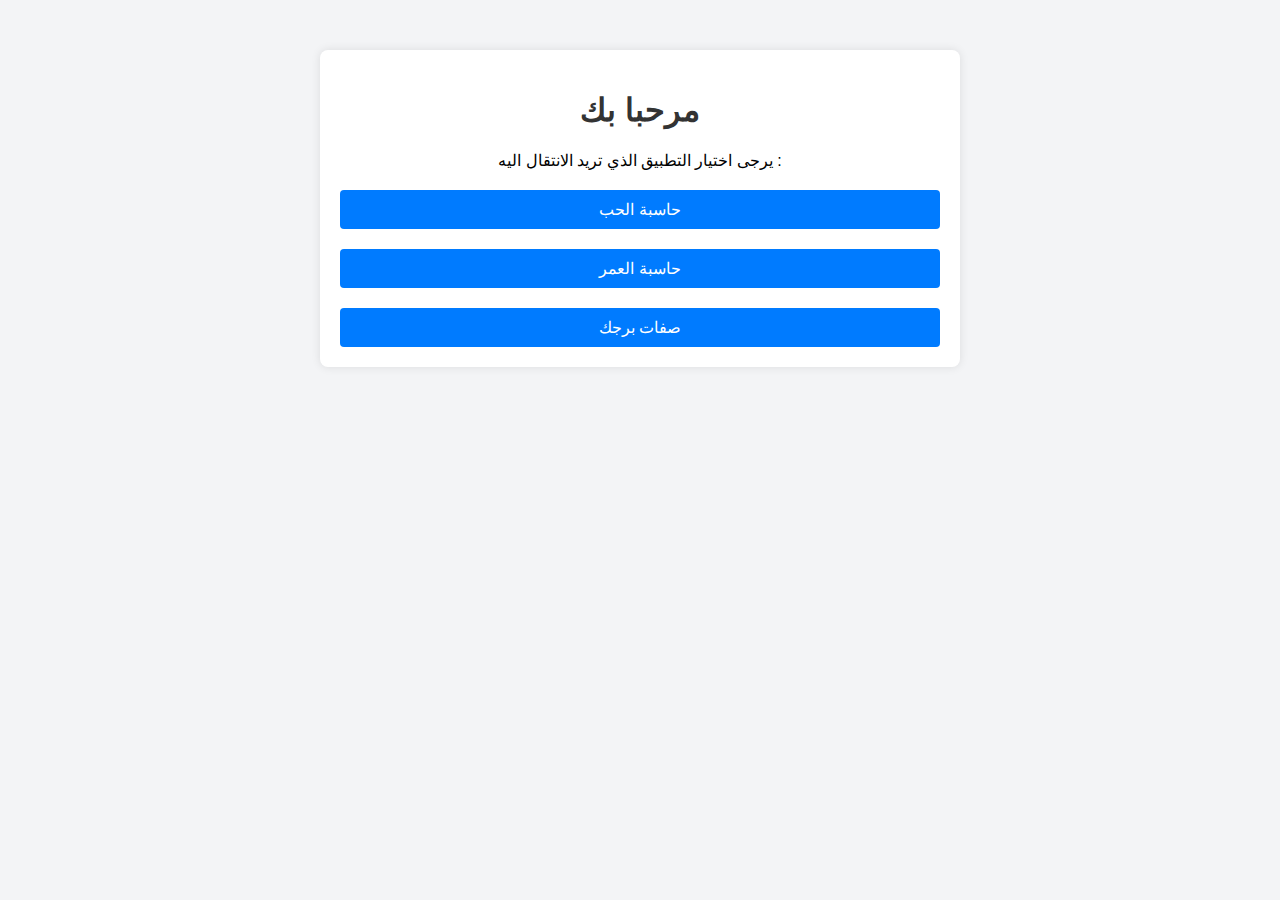
<file: index.html>
<!DOCTYPE html>
<html lang="en">
<head>
    <meta charset="UTF-8">
    <meta name="viewport" content="width=device-width, initial-scale=1.0">
    <title>صفحة التوجيه</title>
    <style>
        body {
            font-family: Arial, sans-serif;
            background-color: #f3f4f6;
            margin: 0;
            padding: 0;
        }
        .container {
            max-width: 600px;
            margin: 50px auto;
            padding: 20px;
            background-color: #fff;
            border-radius: 8px;
            box-shadow: 0 0 10px rgba(0, 0, 0, 0.1);
            text-align: center;
        }
        h1 {
            color: #333;
        }
        a {
            display: block;
            margin-top: 20px;
            padding: 10px 20px;
            background-color: #007bff;
            color: #fff;
            text-decoration: none;
            border-radius: 4px;
            transition: background-color 0.3s ease;
        }
        a:hover {
            background-color: #ff1f57;
        }
        
    </style>
</head>
<body>
    <div class="container">
        <h1>مرحبا بك </h1>
        <p>يرجى اختيار التطبيق الذي تريد الانتقال اليه : </p>
        <a href="love.html" id="love">حاسبة الحب</a>
        <a href="age.html">حاسبة العمر</a>
        <a href="Horoscope.html">صفات برجك</a>
    </div>
</body>
</html>
</file>
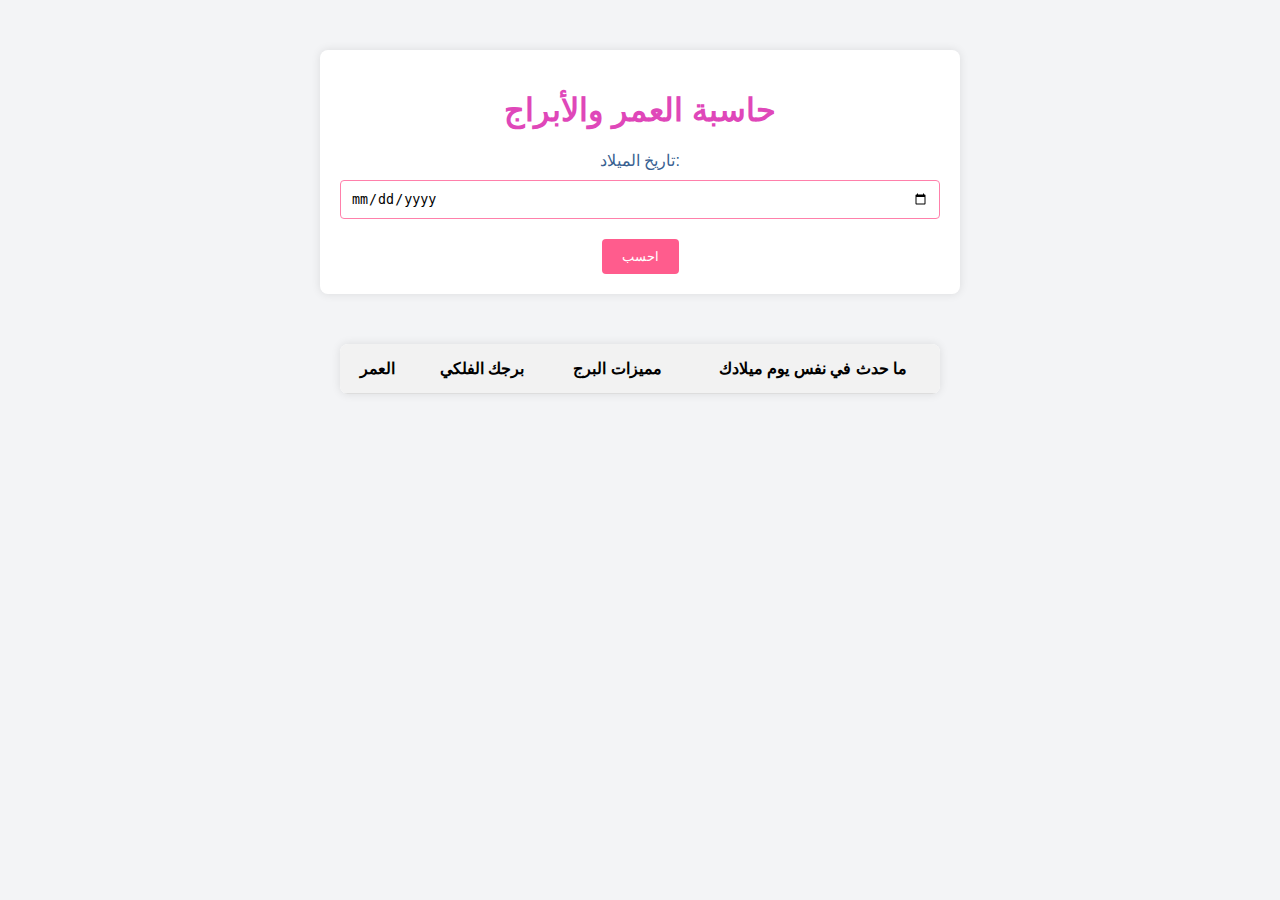
<file: age.html>
<!DOCTYPE html>
<html lang="ar">
<head>
    <meta charset="UTF-8">
    <meta name="viewport" content="width=device-width, initial-scale=1.0">
    <title>حاسبة العمر والأبراج</title>
    <style>
        body {
            font-family: 'Segoe UI', Tahoma, Geneva, Verdana, sans-serif;
            background-color: #f3f4f6;
            margin: 0;
            padding: 0;
        }
        .container {
            max-width: 600px;
            margin: 50px auto;
            padding: 20px;
            background-color: #fff;
            border-radius: 8px;
            box-shadow: 0 0 10px rgba(0, 0, 0, 0.1);
            text-align: center;
        }
        h1 {
            color: #df47b9;
        }
        form {
            margin-top: 20px;
        }
        label {
            display: block;
            margin-bottom: 10px;
            color: #385f91;
        }
        input[type="date"] {
            width: calc(100% - 22px);
            padding: 10px;
            margin-bottom: 20px;
            border: 1px solid #ff80ab;
            border-radius: 4px;
        }
        button {
            background-color: #ff5c8d;
            color: #fff;
            padding: 10px 20px;
            border: none;
            border-radius: 4px;
            cursor: pointer;
            transition: background-color 0.3s ease, transform 0.2s ease;
        }
        button:hover {
            background-color: #ff3c74;
        }
        button:active {
            background-color: #ff1f57;
            transform: scale(0.95);
        }
        table {
            width: 100%;
            margin-top: 20px;
            border-collapse: collapse;
            border-radius: 8px;
            overflow: hidden;
            box-shadow: 0 0 10px rgba(0, 0, 0, 0.1);
        }
        th, td {
            padding: 15px;
            border-bottom: 1px solid #ddd;
        }
        th {
            background-color: #f2f2f2;
        }
    </style>
</head>
<body>
    <div class="container">
        <h1>حاسبة العمر والأبراج</h1>
        <form id="ageCalculatorForm">
            <label for="birthDate">تاريخ الميلاد:</label>
            <input type="date" id="birthDate" name="birthDate" required><br>
            <button type="button" onclick="calculateAgeAndZodiac()">احسب</button>
        </form>
    </div>
    <table id="resultTable" class="container">
        <thead>
            <tr>
                <th>العمر</th>
                <th>برجك الفلكي</th>
                <th>مميزات البرج</th>
                <th>ما حدث في نفس يوم ميلادك</th>
            </tr>
        </thead>
        <tbody id="resultBody"></tbody>
    </table>

    <script>
        function calculateAgeAndZodiac() {
            var birthDate = new Date(document.getElementById('birthDate').value);
            var today = new Date();
            var age = today.getFullYear() - birthDate.getFullYear();
            var month = today.getMonth() - birthDate.getMonth();
            if (month < 0 || (month === 0 && today.getDate() < birthDate.getDate())) {
                age--;
            }
            var zodiacSigns = ['الحمل', 'الثور', 'الجوزاء', 'السرطان', 'الأسد', 'العذراء', 'الميزان', 'العقرب', 'القوس', 'الجدي', 'الدلو', 'الحوت'];
            var zodiacIndex = (birthDate.getMonth() + 1) % 12;
            var zodiacSign = zodiacSigns[zodiacIndex];
            
            // بعض المميزات لكل برج
            var zodiacFeatures = [
                'مميزات الحمل',
                'مميزات الثور',
                'مميزات الجوزاء',
                'مميزات السرطان',
                'مميزات الأسد',
                'مميزات العذراء',
                'مميزات الميزان',
                'مميزات العقرب',
                'مميزات القوس',
                'مميزات الجدي',
                'مميزات الدلو',
                'مميزات الحوت'
            ];
            var zodiacFeaturesText = zodiacFeatures[zodiacIndex];
            
            // حدث نفس يوم الميلاد
            var sameDayEvents = [
                'نص الحدث لبرج الحمل',
                'نص الحدث لبرج الثور',
                'نص الحدث لبرج الجوزاء',
                'نص الحدث لبرج السرطان',
                'نص الحدث لبرج الأسد',
                'نص الحدث لبرج العذراء',
                'نص الحدث لبرج الميزان',
                'نص الحدث لبرج العقرب',
                'نص الحدث لبرج القوس',
                'نص الحدث لبرج الجدي',
                'نص الحدث لبرج الدلو',
                'نص الحدث لبرج الحوت'
            ];
            var sameDayEventText = sameDayEvents[zodiacIndex];

            var resultBody = document.getElementById('resultBody');
            resultBody.innerHTML = ''; // Clear previous results

            var row = document.createElement('tr');
            var ageCell = document.createElement('td');
            var zodiacCell = document.createElement('td');
            var featuresCell = document.createElement('td');
            var eventCell = document.createElement('td');

            ageCell.textContent = age + ' سنة';
            zodiacCell.textContent = zodiacSign;
            featuresCell.textContent = zodiacFeaturesText;
            eventCell.textContent = sameDayEventText;

            row.appendChild(ageCell);
            row.appendChild(zodiacCell);
            row.appendChild(featuresCell);
            row.appendChild(eventCell);

            resultBody.appendChild(row);
        }
    </script>
</body>
</html>
</file>
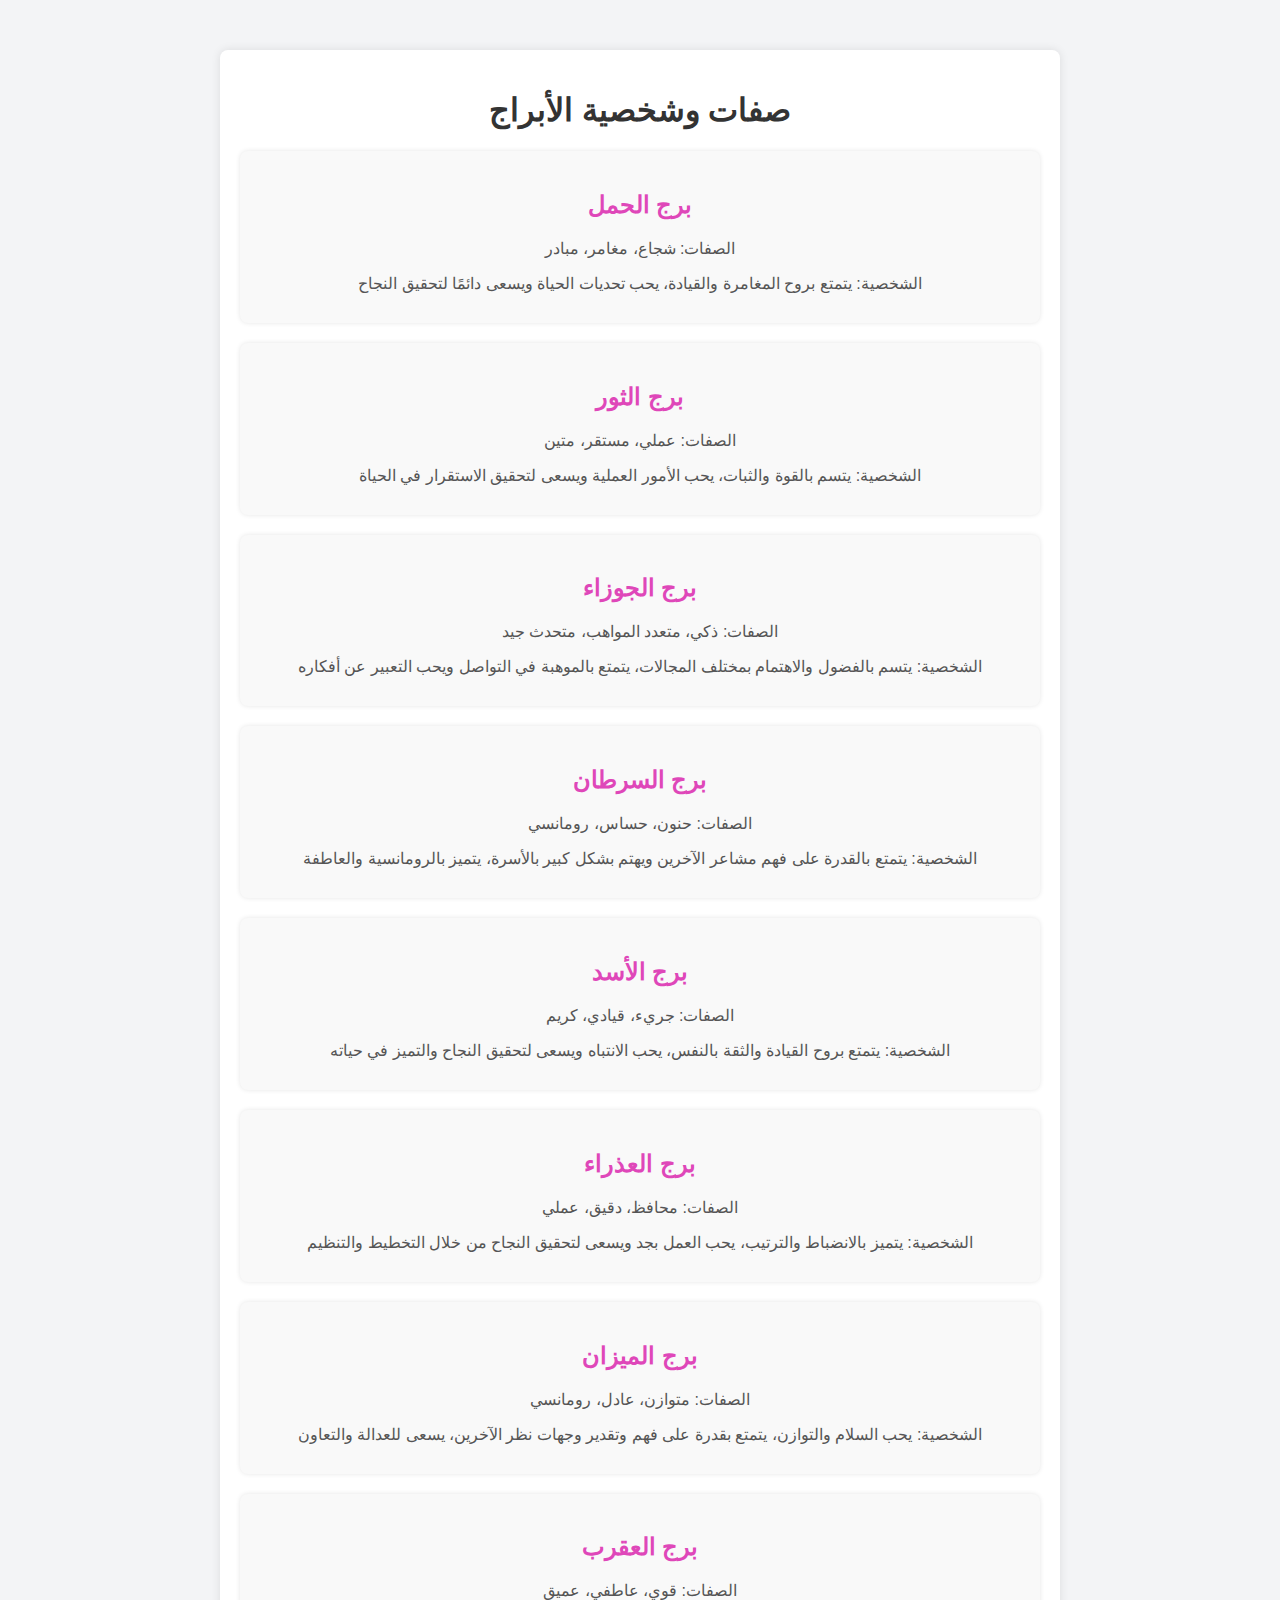
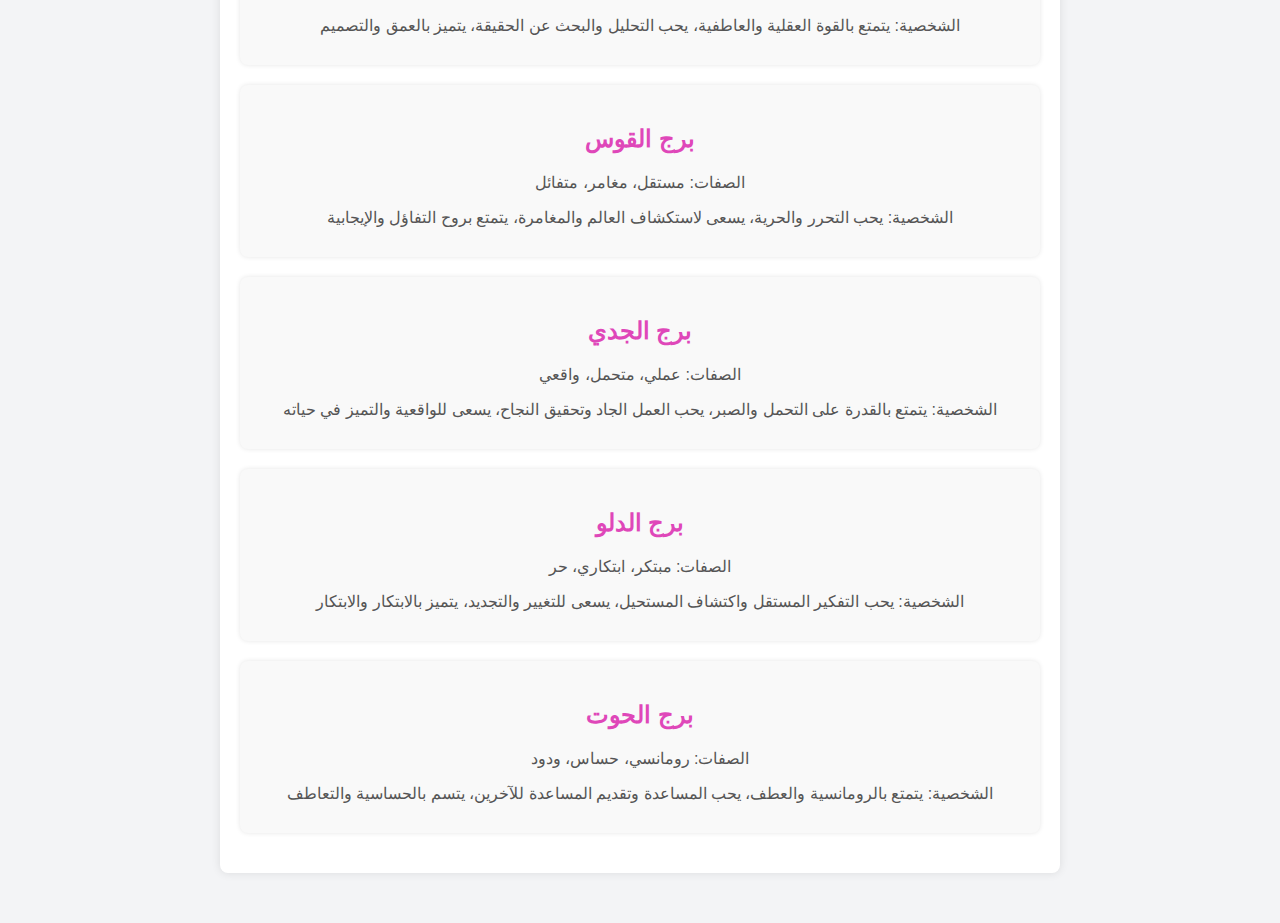
<file: Horoscope.html>
<!DOCTYPE html>
<html lang="ar">
<head>
    <meta charset="UTF-8">
    <meta name="viewport" content="width=device-width, initial-scale=1.0">
    <title>صفات وشخصية الأبراج</title>
    <style>
        body {
            font-family: Arial, sans-serif;
            background-color: #f3f4f6;
            margin: 0;
            padding: 0;
        }

        .container {
            max-width: 800px;
            margin: 50px auto;
            padding: 20px;
            background-color: #fff;
            border-radius: 8px;
            box-shadow: 0 0 10px rgba(0, 0, 0, 0.1);
            text-align: center;
        }

        h1 {
            color: #333;
        }

        .zodiac-sign {
            padding: 20px;
            background-color: #f9f9f9;
            border-radius: 8px;
            box-shadow: 0 0 5px rgba(0, 0, 0, 0.1);
            margin-bottom: 20px;
        }

        .zodiac-sign h2 {
            color: #df47b9;
        }

        .zodiac-sign p {
            color: #555;
            margin-bottom: 10px;
        }
    </style>
</head>
<body>
    <div class="container">
        <h1>صفات وشخصية الأبراج</h1>
        <div class="zodiac-sign">
            <h2>برج الحمل</h2>
            <p>الصفات: شجاع، مغامر، مبادر</p>
            <p>الشخصية: يتمتع بروح المغامرة والقيادة، يحب تحديات الحياة ويسعى دائمًا لتحقيق النجاح</p>
        </div>
        <div class="zodiac-sign">
            <h2>برج الثور</h2>
            <p>الصفات: عملي، مستقر، متين</p>
            <p>الشخصية: يتسم بالقوة والثبات، يحب الأمور العملية ويسعى لتحقيق الاستقرار في الحياة</p>
        </div>
        <div class="zodiac-sign">
            <h2>برج الجوزاء</h2>
            <p>الصفات: ذكي، متعدد المواهب، متحدث جيد</p>
            <p>الشخصية: يتسم بالفضول والاهتمام بمختلف المجالات، يتمتع بالموهبة في التواصل ويحب التعبير عن أفكاره</p>
        </div>
        <div class="zodiac-sign">
            <h2>برج السرطان</h2>
            <p>الصفات: حنون، حساس، رومانسي</p>
            <p>الشخصية: يتمتع بالقدرة على فهم مشاعر الآخرين ويهتم بشكل كبير بالأسرة، يتميز بالرومانسية والعاطفة</p>
        </div>
        <div class="zodiac-sign">
            <h2>برج الأسد</h2>
            <p>الصفات: جريء، قيادي، كريم</p>
            <p>الشخصية: يتمتع بروح القيادة والثقة بالنفس، يحب الانتباه ويسعى لتحقيق النجاح والتميز في حياته</p>
        </div>
        <div class="zodiac-sign">
            <h2>برج العذراء</h2>
            <p>الصفات: محافظ، دقيق، عملي</p>
            <p>الشخصية: يتميز بالانضباط والترتيب، يحب العمل بجد ويسعى لتحقيق النجاح من خلال التخطيط والتنظيم</p>
        </div>
        <div class="zodiac-sign">
            <h2>برج الميزان</h2>
            <p>الصفات: متوازن، عادل، رومانسي</p>
            <p>الشخصية: يحب السلام والتوازن، يتمتع بقدرة على فهم وتقدير وجهات نظر الآخرين، يسعى للعدالة والتعاون</p>
        </div>
        <div class="zodiac-sign">
            <h2>برج العقرب</h2>
            <p>الصفات: قوي، عاطفي، عميق</p>
            <p>الشخصية: يتمتع بالقوة العقلية والعاطفية، يحب التحليل والبحث عن الحقيقة، يتميز بالعمق والتصميم</p>
        </div>
        <div class="zodiac-sign">
            <h2>برج القوس</h2>
            <p>الصفات: مستقل، مغامر، متفائل</p>
            <p>الشخصية: يحب التحرر والحرية، يسعى لاستكشاف العالم والمغامرة، يتمتع بروح التفاؤل والإيجابية</p>
        </div>
        <div class="zodiac-sign">
            <h2>برج الجدي</h2>
            <p>الصفات: عملي، متحمل، واقعي</p>
            <p>الشخصية: يتمتع بالقدرة على التحمل والصبر، يحب العمل الجاد وتحقيق النجاح، يسعى للواقعية والتميز في حياته</p>
        </div>
        <div class="zodiac-sign">
            <h2>برج الدلو</h2>
            <p>الصفات: مبتكر، ابتكاري، حر</p>
            <p>الشخصية: يحب التفكير المستقل واكتشاف المستحيل، يسعى للتغيير والتجديد، يتميز بالابتكار والابتكار</p>
        </div>
        <div class="zodiac-sign">
            <h2>برج الحوت</h2>
            <p>الصفات: رومانسي، حساس، ودود</p>
            <p>الشخصية: يتمتع بالرومانسية والعطف، يحب المساعدة وتقديم المساعدة للآخرين، يتسم بالحساسية والتعاطف</p>
        </div>
    </div>
</body>
</html>
</file>
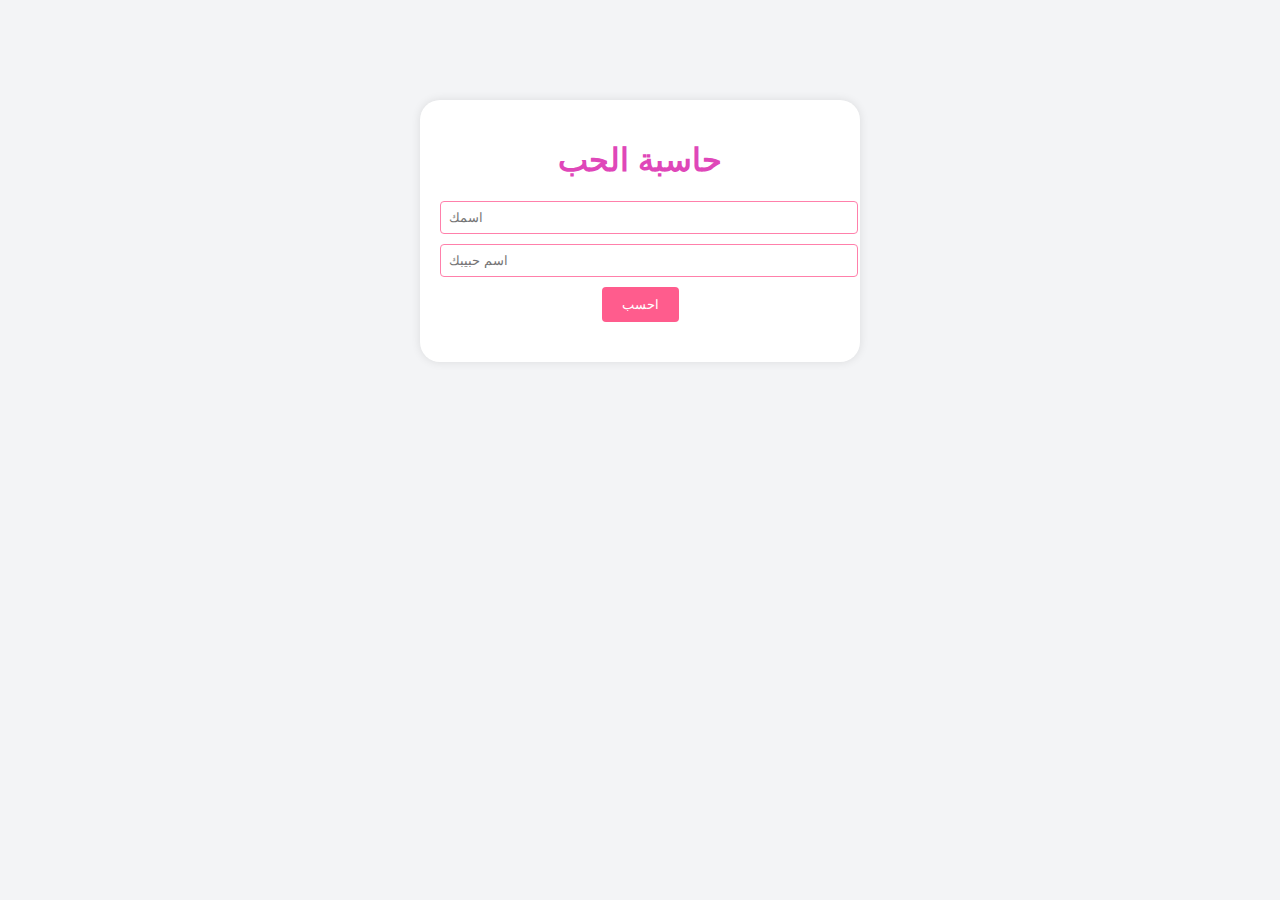
<file: love.html>
<!DOCTYPE html>
<html lang="ar">
<head>
    <meta charset="UTF-8">
    <meta name="viewport" content="width=device-width, initial-scale=1.0">
    <title>آلة حاسبة الحب</title>
    <link rel="stylesheet" href="love.css">
</head>
<body>
    <div class="container">
        <center>
            <h1>حاسبة الحب</h1>
            <form id="loveCalculatorForm">
                
                <input type="text" id="yourName" name="yourName" placeholder="اسمك " required><br>
                
                <input type="text" id="partnerName" name="partnerName" placeholder="اسم حبيبك" required><br>
                <button type="submit" id="calculateButton">احسب</button>
            </form>
        </center>
        <div id="loveResult" class="love-result"></div>
    </div>

    <script src="script.js"></script>
</body>
</html>
</file>
<file: love.css>
body {
    font-family: Arial, sans-serif;
    background-color: #f3f4f6;
    margin: 0;
    padding: 0;
}

.container {
    max-width: 400px;
    margin: 100px auto;
    padding: 20px;
    background-color: #fff;
    border-radius: 20px;
    box-shadow: 0 0 10px rgba(0, 0, 0, 0.1);
    text-align: center;
}

h1 {
    color: #df47b9;
}

form {
    margin-bottom: 20px;
}

label {
    display: block;
    margin-bottom: 5px;
    color: #385f91;
}

input[type="text"] {
    width: 100%;
    padding: 8px;
    margin-bottom: 10px;
    border: 1px solid #ff80ab;
    border-radius: 4px;
}

button {
    background-color: #ff5c8d;
    color: #fff;
    padding: 10px 20px;
    border: none;
    border-radius: 4px;
    cursor: pointer;
    transition: background-color 0.3s ease, transform 0.2s ease;
}

button:hover {
    background-color: #ff3c74;
}

button:active {
    background-color: #ff1f57;
    transform: scale(0.95);
}

@keyframes fadeIn {
    0% { opacity: 0; }
    100% { opacity: 1; }
}

.love-result {
    font-size: 24px;
    color: transparent;
    margin-top: 20px;
    animation: fadeIn 0.5s ease forwards, changeColor 1s ease forwards;
}

@keyframes changeColor {
    0% { color: transparent; }
    100% { color: #ff80ab; }
}
button:active {
    background-color: #ff1f57;
    transform: scale(0.95) translateY(2px); /* تحريك الزر بشكل عمودي عند الضغط */
}
</file>
